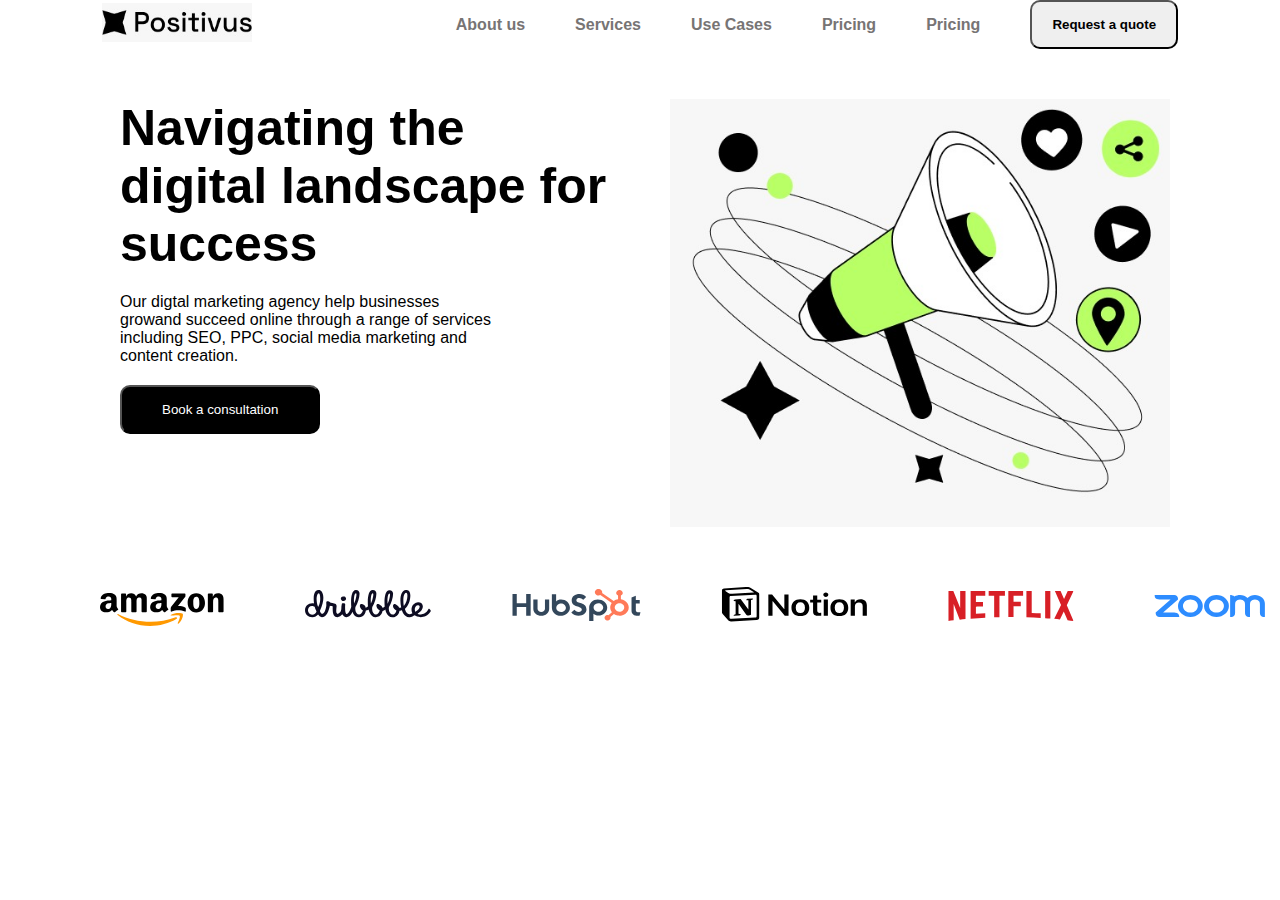
<file: 01_Assignment/index.html>
<!DOCTYPE html>
<html lang="en">
<head>
    <meta charset="UTF-8">
    <meta name="viewport" content="width=device-width, initial-scale=1.0">
    <title>Document</title>
    <link rel="stylesheet" href="./style.css">
</head>
<body>
    <nav class="navbar">
        <div>
            <img src="./images/logo.jpg" alt="logo" class="logo">
            
        </div>
        <div class="menu">
            <ul class="nav-list">
                <li cl>About us</li>
                <li>Services</li>
                <li>Use Cases</li>
                <li>Pricing</li>
                <li>Pricing</li>
            </ul>
            <div>
                <button class="btn">Request a quote</button>
            </div>
        </div>
    </nav>
     
     <div class="home-section">
        <!-- left content -->
        <div class="left-content">
            <h1 class="heading">Navigating the digital landscape for success</h1>
            <p class="paragraph">Our digtal marketing agency help businesses growand succeed online through a range of services including SEO, PPC, social media marketing and content creation.</p>
            <button class="-btleftn">Book a consultation</button>
        </div>
        <!-- right image -->
         <div><img class="homeimage" src="./images/home imag.jpg" alt="home image"></div>
     </div>

      <div class="brand-logos">
        <img src="./images/amazone.svg" alt="amazone">
        <img src="./images/dribble.svg" alt="dribble">
        <img src="./images/hubspot.svg" alt="hubspot">
        <img src="./images/notion.svg" alt="notion">
        <img src="./images/netflix.svg" alt="netflix">
        <img src="./images/zoom.svg" alt="zoom">
      </div>
</body>
</html>
</file>
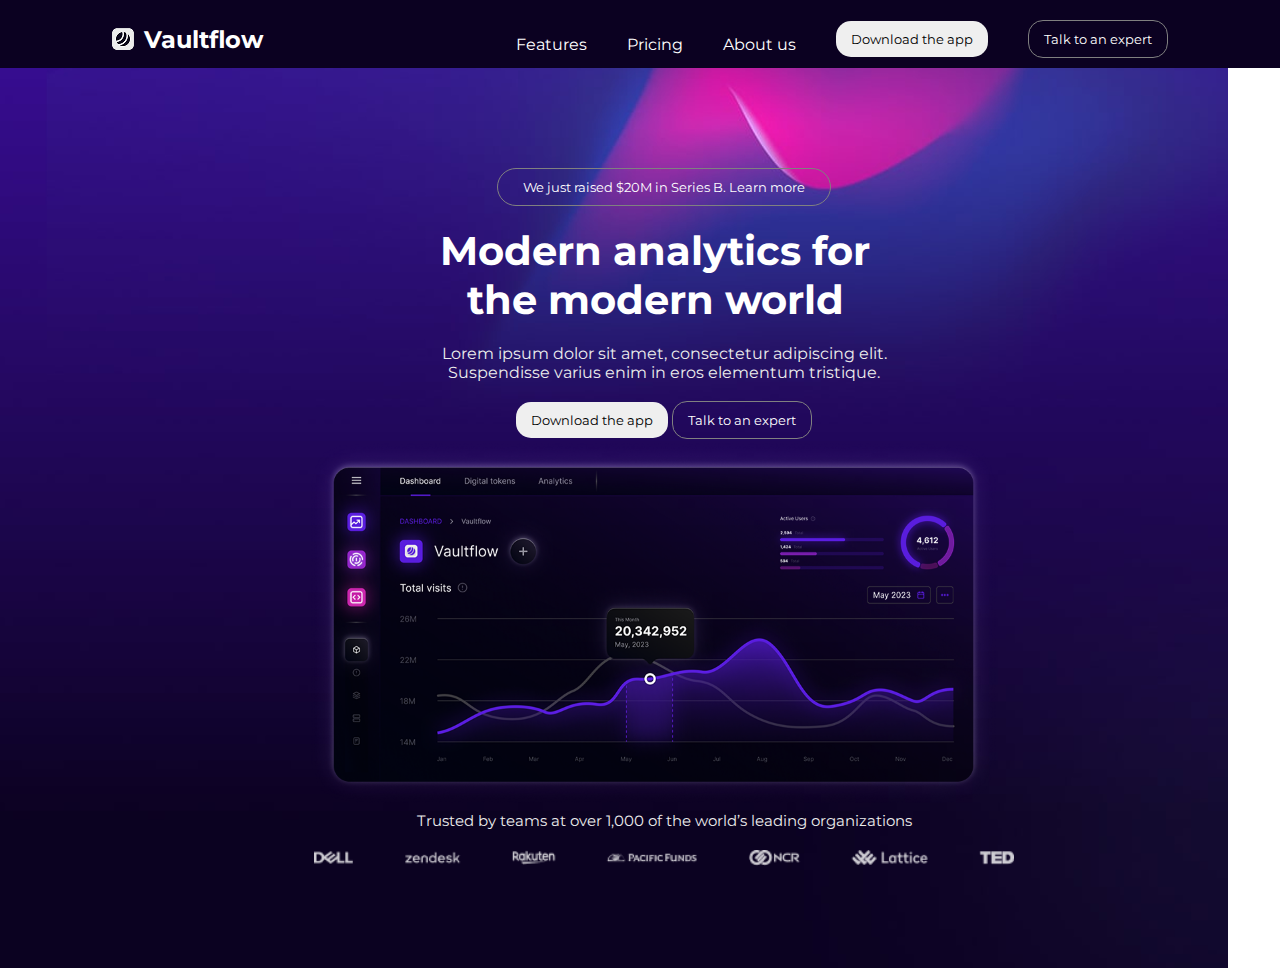
<file: Hackathon/index.html>
<!DOCTYPE html>
<html lang="en">
<head>
    <meta charset="UTF-8">
    <meta name="viewport" content="width=device-width, initial-scale=1.0">
    <title>Hackathon</title>
    <link rel="stylesheet" href="style.css">
</head>
<body>
    <nav class="Navbar">
        <div class="logo">
            <img src="./images/Valtflow icon.png" alt="">
            <h2>Vaultflow</h2>
        </div>
        <div class="Download">
        <ol class="Menu">
            <li>Features</li>
            <li>Pricing</li>
            <li>About us</li>
            <button class="btn-1">Download the app</button>
            <button class="btn-2">Talk to an expert</button>
        </ol>
        </div>
    </nav>

    <section class="section-1">
        <div class="Hero">
                <div class="content">

                    <div class="main-btn">
                        <button class="We">We just raised $20M in Series B. Learn more</button>
                    </div>
                    <div class="main-headin">
                        <h1 class="Modern">Modern analytics for the modern world</h1>
                    </div>
                    <p class="pera">Lorem ipsum dolor sit amet, consectetur adipiscing elit. <br> Suspendisse varius enim in eros elementum tristique. </p>
                    <div class="main-button">
                        <button class="btn-3">Download the app</button>
                        <button class="btn-4">Talk to an expert</button>
                    </div>
                </div>
                <img class="Wrapper" src="./images/Image Wrapper.png" alt="">
                <div class="footer">
                    <p>Trusted by teams at over 1,000 of the world’s leading organizations</p>
                    <img src="./images/logos-container.png" alt="">
                </div>
        </div>
    </section>
    
</body>
</html>
</file>
<file: 01_Assignment/style.css>
*{
    margin: 0%;
    padding: 0%;
    box-sizing: border-box;
    font-family: sans-serif;
    
}

.navbar{
    display: flex;
    justify-content:space-around;
    align-items: center;
    color:rgb(119, 116, 116);
    
}

.menu{
    display: flex;
    gap: 50px;
}

.nav-list{
    display: flex;
    list-style: none; 
    gap: 50px;  
    justify-content: center;
    align-items: center;
    font-weight: 600;
    
}

.logo{
    width: 150px;
}

.btn{
    padding: 15px 20px;
    border-radius: 10px;
    font-weight: 600;
}

.home-section{
    display: flex;
    padding:50px 120px ;
    gap: 50px;
}

.heading{
    width: 500px;
    font-size: 50px;
}

.paragraph{
    margin-top: 20px;
    width: 380px;
}

.-btleftn{
    margin-top: 20px;
    padding: 15px 40px;
    background-color: black;
    color: white;
    border-radius: 10px;
}

.homeimage{
    width: 500px;
    
}

.brand-logos{
    padding:0px 100px;
    display: flex;
    gap: 80px;
}
</file>
<file: Hackathon/style.css>
@import url('https://fonts.googleapis.com/css2?family=Lobster+Two:ital,wght@0,400;0,700;1,400;1,700&family=Manrope:wght@200..800&family=Montserrat:ital,wght@0,100..900;1,100..900&family=Playwrite+DE+Grund+Guides&family=Playwrite+DE+SAS:wght@100..400&family=Playwrite+SK:wght@100..400&family=Poppins:ital,wght@0,100;0,200;0,300;0,400;0,500;0,600;0,700;0,800;0,900;1,100;1,200;1,300;1,400;1,500;1,600;1,700;1,800;1,900&display=swap');



*{
    margin: 0%;
    padding: 0%;
    box-sizing: border-box;
    font-family: "Montserrat", sans-serif;
}

/* Navbar */

.Navbar{
    display: flex;
    justify-content: space-around;
    align-items:center ;
    gap: 30px;
    padding-top: 20px;
    background-color: #0B0121;
    color: white;

}

.logo{
    display: flex;
    justify-content: center;
    align-items: center;
    margin-bottom: 10px;
    gap:10px;
}

.Menu{
    display: flex;
    list-style: none;
    justify-content: center;
    align-items: center;
    gap: 40px;
}

.Download{
    display: flex;
    justify-content: center;
    align-items: center;
}

.btn-1{
    padding: 10px 15px;
    border-radius: 15px;
    border: none;
    margin-bottom: 10px;

}

.btn-2{
    padding: 10px 15px;
    border-radius: 15px;
    border: 1px solid gray;
    background-color: #0B0121;
    color: white;
    margin-bottom: 10px;
}

/* Hero */

/* .section-1{
    position: relative;
} */

.Hero{
    width: 1228px;
    height: 900px;
    /* position: relative; */
    background-image: url(./images/Hero\ Stack.png);
}

.main-btn{
    padding-left: 100px;
}

.We{
    color: white;
    background-color: transparent;
    border: 1px solid gray;
    padding: 10px 25px;border-radius: 20px;
}

.content{
    text-align: center;
    padding-top: 100px;
}

.main-headin{
    padding-left: 430px;

}

.Modern{
    width:450px;
    /* text-align: center; */
    /* padding-left:100px; */
    font-size: 40px;
    color: white ;
    padding-top: 20px;
}

.pera{
    padding-top: 20px;
    color: #ECECEC;
    font-weight:normal;
    padding-left: 100px;
}

.main-button{
    padding-left: 100px;
}

.btn-3{
    padding: 10px 15px;
    border-radius: 15px;
    border: none;
    margin-top: 20px;
}

.btn-4{
    padding: 10px 15px;
    border-radius: 15px;
    border: 1px solid gray;
    background-color: transparent;
    color: white;

}

.Wrapper{
    width: 1000px;
    padding-left:25%;
}

.footer{
    text-align: center;
    padding-left: 100px;
}

.footer p{
    color: #ECECEC;
    font-size: 15px;
}

.footer img{
    width: 700px;
    padding-top: 20px;
}
</file>
